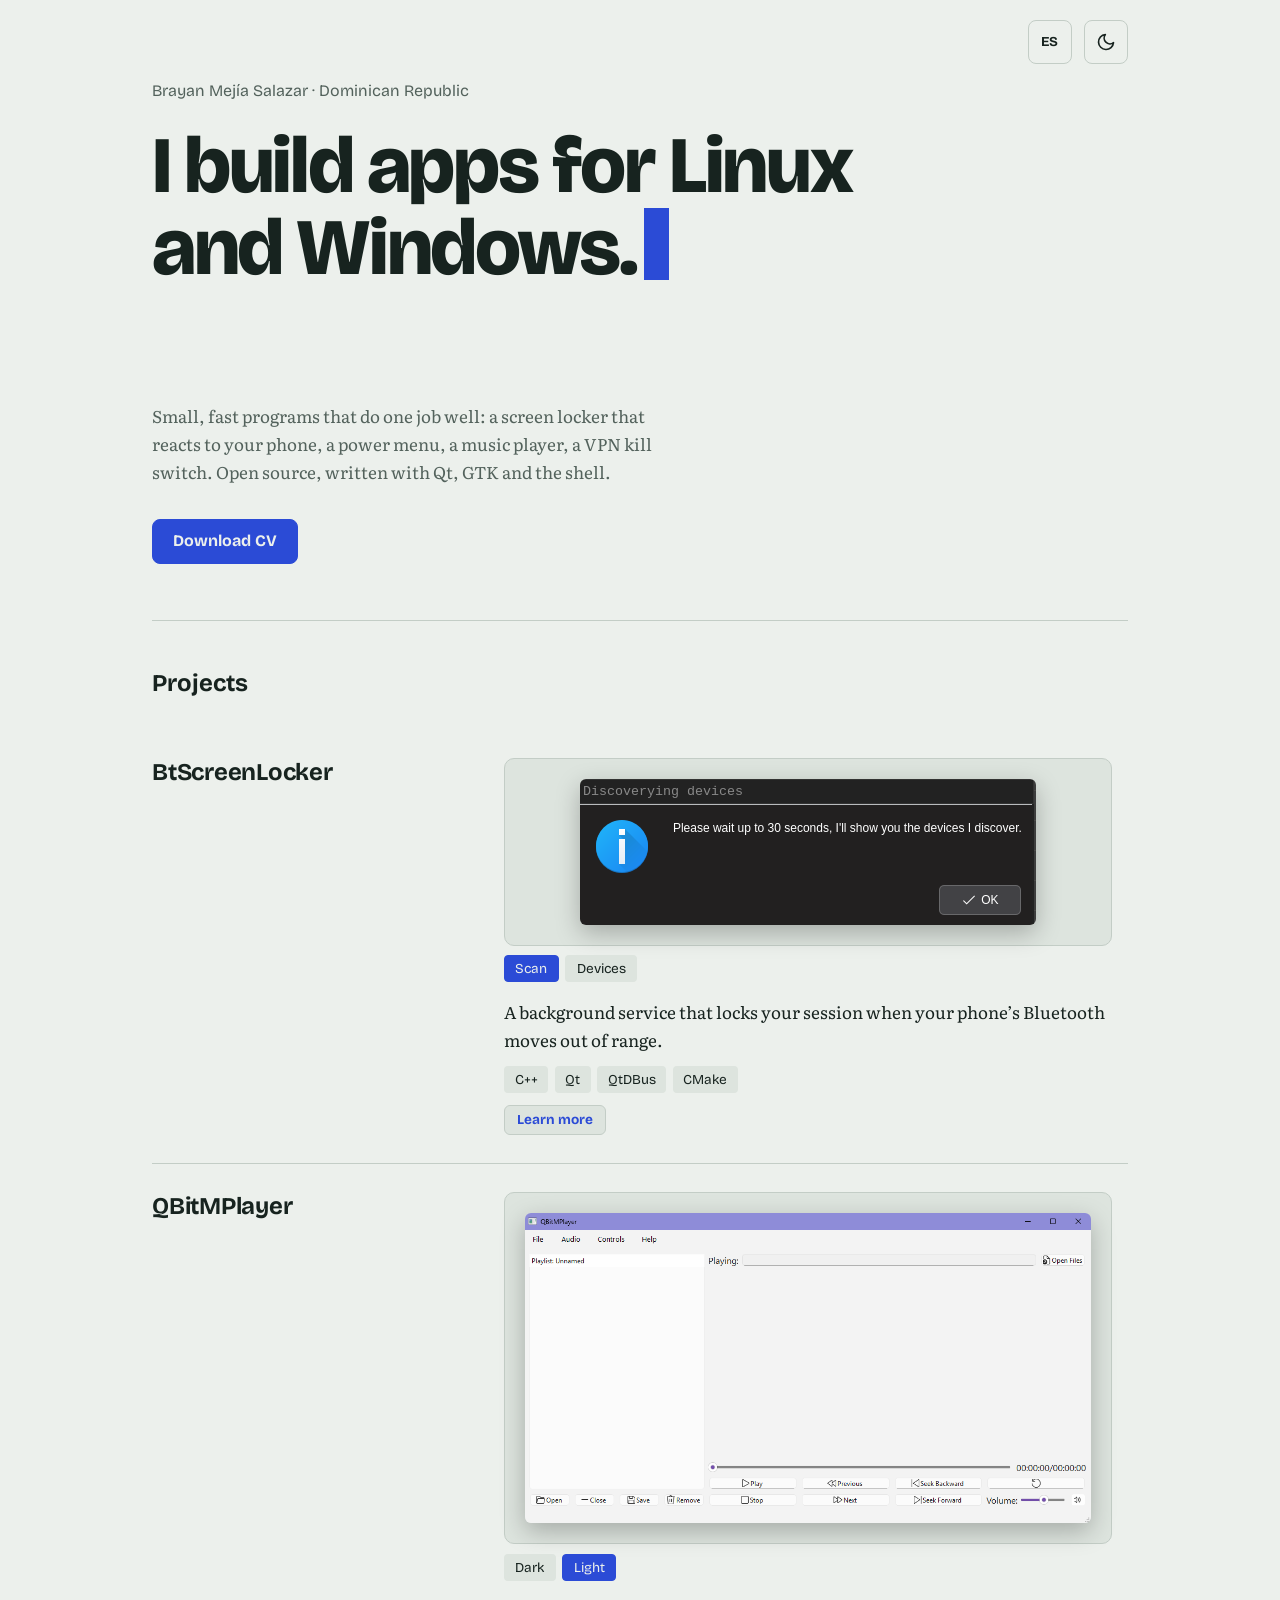
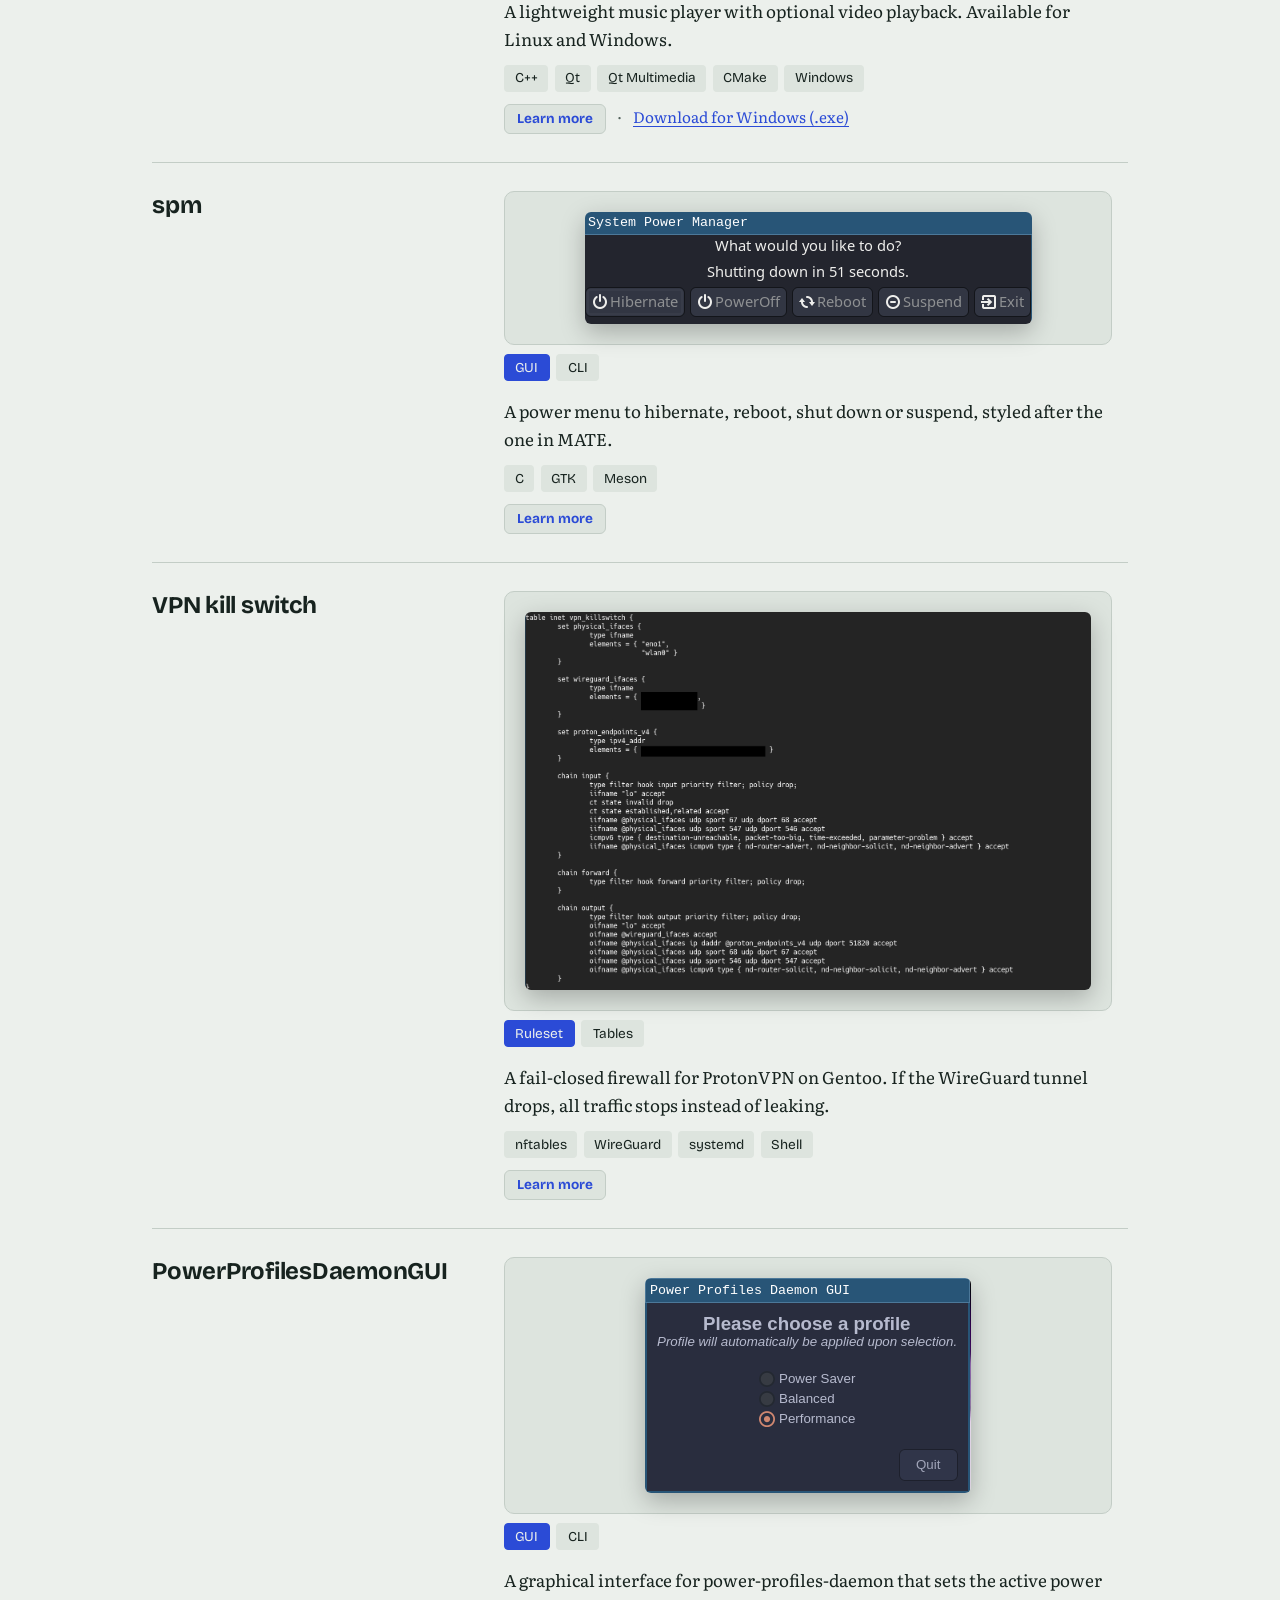
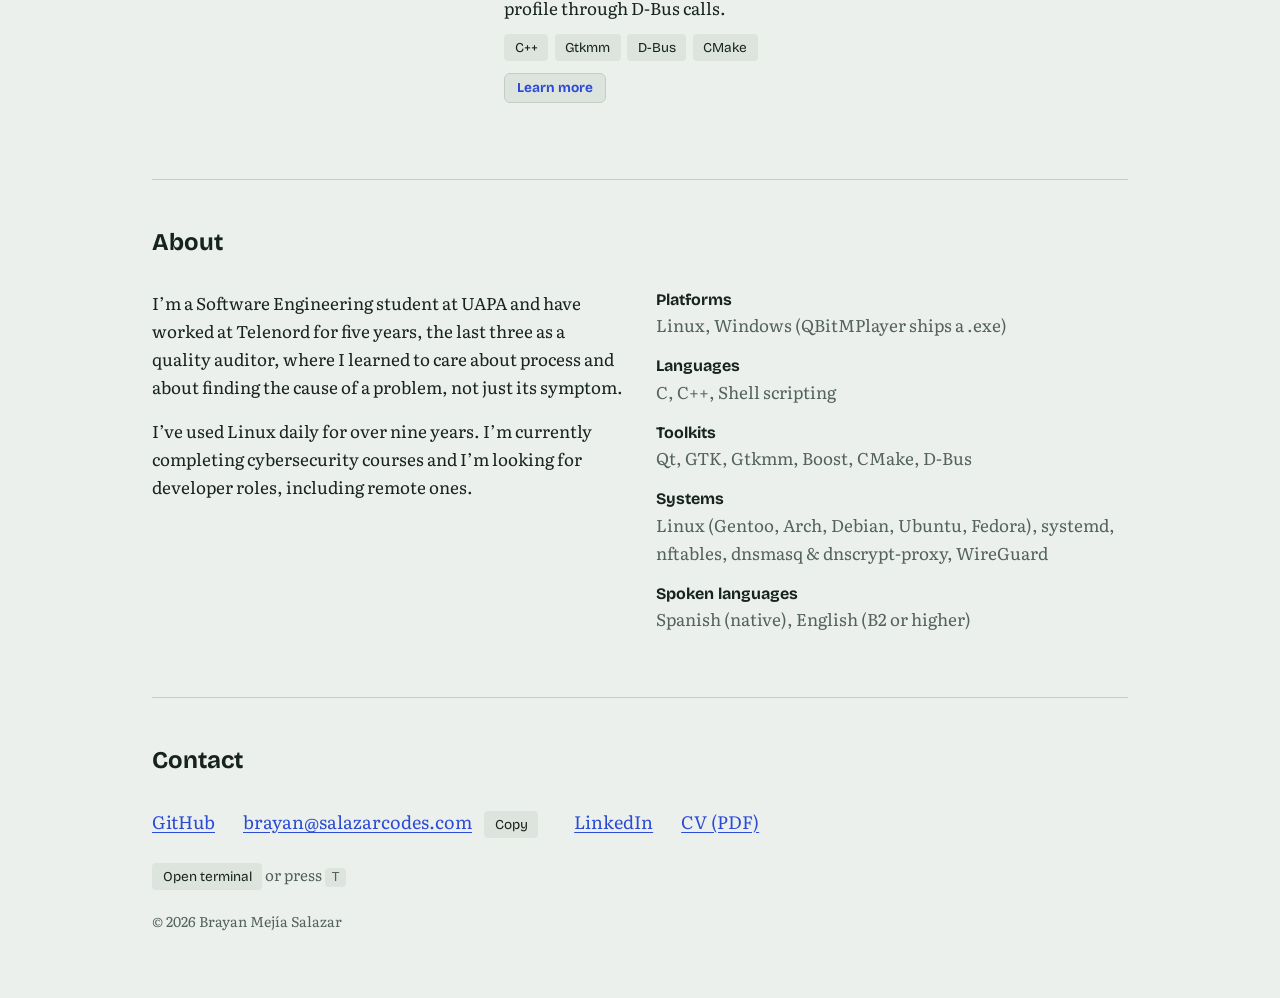
<file: index.html>
<!DOCTYPE html>
<html lang="en">
    <head>
        <meta charset="utf-8">
        <meta name="viewport" content="width=device-width, initial-scale=1">
        <title data-i18n="title">Brayan Mejía Salazar · Software developer</title>
        <link rel="canonical" href="https://salazarcodes.com/">
        <meta property="og:type" content="website">
        <meta property="og:title" content="Brayan Mejía Salazar · Software developer">
        <meta property="og:description" content="Cross-platform desktop apps and Linux system utilities in C and C++.">
        <meta property="og:url" content="https://salazarcodes.com/">
        <meta property="og:image" content="https://salazarcodes.com/imgs/og.png">
        <meta property="og:image:alt" content="Brayan Mejía Salazar, software developer. I build apps for Linux and Windows.">
        <meta name="twitter:card" content="summary_large_image">
        <meta name="description" content="Cross-platform desktop apps and Linux system utilities in C and C++. Projects by Brayan Mejía Salazar.">
        <link rel="icon" href="data:image/svg+xml,<svg xmlns=%22http://www.w3.org/2000/svg%22 viewBox=%220 0 100 100%22><text y=%22.9em%22 font-size=%2290%22>🐧</text></svg>">
        <link rel="preconnect" href="https://fonts.googleapis.com">
        <link rel="preconnect" href="https://fonts.gstatic.com" crossorigin>
        <script>
            try {
                var t = localStorage.getItem('theme');
                if (t === 'light' || t === 'dark') document.documentElement.dataset.theme = t;
            } catch (e) {}
        </script>
        <link rel="stylesheet" href="./styles/index.css">
        <link rel="stylesheet" href="./styles/terminal.css">
        <link href="https://fonts.googleapis.com/css2?family=Bricolage+Grotesque:opsz,wght@12..96,400;12..96,700;12..96,800&family=Literata:opsz,wght@7..72,400;7..72,600&display=swap" rel="stylesheet">
    </head>
    <body>
        <div class="wrap">

            <header>
                <button id="lang-toggle" class="theme-toggle lang-toggle" type="button" aria-label="Switch to Spanish">ES</button>
                <button id="theme-toggle" class="theme-toggle" type="button" aria-label="Dark mode" aria-pressed="false" data-i18n-attr="aria-label:darkMode">
                    <svg class="moon" viewBox="0 0 24 24" width="20" height="20" fill="none" stroke="currentColor" stroke-width="2" stroke-linecap="round" stroke-linejoin="round" aria-hidden="true"><path d="M21 12.8A9 9 0 1 1 11.2 3a7 7 0 0 0 9.8 9.8z"/></svg>
                    <svg class="sun" viewBox="0 0 24 24" width="20" height="20" fill="none" stroke="currentColor" stroke-width="2" stroke-linecap="round" stroke-linejoin="round" aria-hidden="true"><circle cx="12" cy="12" r="4"/><path d="M12 2v2M12 20v2M4.9 4.9l1.4 1.4M17.7 17.7l1.4 1.4M2 12h2M20 12h2M4.9 19.1l1.4-1.4M17.7 6.3l1.4-1.4"/></svg>
                </button>
                <p class="name" data-i18n="name">Brayan Mejía Salazar · Dominican Republic</p>
                <h1 aria-label="I build apps for Linux and Windows."><span id="typed" aria-hidden="true">I build apps for Linux and Windows.</span><span class="cursor" aria-hidden="true"></span></h1>
                <p class="lede" data-i18n="lede">Small, fast programs that do one job well: a screen locker that reacts to your phone, a power menu, a music player, a VPN kill switch. Open source, written with Qt, GTK and the shell.</p>
                <p class="actions"><a class="btn" href="./files/Resume.pdf" download data-goatcounter-click="cv-download-en" data-goatcounter-title="CV download" data-i18n="downloadCv" data-i18n-attr="href:cvFile;download:cvName;data-goatcounter-click:cvEvent">Download CV</a></p>
            </header>

            <section id="projects">
                <div class="section-head">
                    <h2 data-i18n="projects">Projects</h2>
                    <p class="filter-status" id="filter-status" hidden>
                        <span id="filter-text" role="status"></span>
                        <button type="button" id="filter-clear" data-i18n="clear">Clear</button>
                    </p>
                </div>

                <article class="project">
                    <h3><a href="https://github.com/brookiestein/BtScreenLocker" target="_blank" rel="noopener" data-goatcounter-click="project-btscreenlocker">BtScreenLocker</a></h3>
                    <div>
                        <div class="gallery">
                            <figure class="shot" data-label-key="tabScan">
                                <img src="./imgs/btscreenlocker-scan.png" alt="BtScreenLocker dialog showing a 30-second Bluetooth device discovery message." loading="lazy" data-i18n-attr="alt:shotBtScan">
                            </figure>
                            <figure class="shot" data-label-key="tabDevices">
                                <img src="./imgs/btscreenlocker-devices.png" alt="BtScreenLocker window listing discovered Bluetooth devices with name, MAC address, signal strength and an Add button." loading="lazy" data-i18n-attr="alt:shotBtDevices">
                            </figure>
                        </div>
                        <p data-i18n="btScreenLocker">A background service that locks your session when your phone’s Bluetooth moves out of range.</p>
                        <ul class="tags"><li>C++</li><li>Qt</li><li>QtDBus</li><li>CMake</li></ul>
                        <p class="links"><button type="button" class="more-btn" data-project="btscreenlocker" data-i18n="learnMore">Learn more</button></p>
                    </div>
                </article>

                <article class="project">
                    <h3><a href="https://github.com/brookiestein/QBitMPlayer" target="_blank" rel="noopener" data-goatcounter-click="project-qbitmplayer">QBitMPlayer</a></h3>
                    <div>
                        <div class="gallery">
                            <figure class="shot" data-label-key="tabDark" data-theme="dark">
                                <img src="./imgs/qbitmplayer-windows-dark.png" alt="QBitMPlayer on Windows in dark mode showing the playlist panel and playback controls." loading="lazy" data-i18n-attr="alt:shotQbitDark">
                            </figure>
                            <figure class="shot" data-label-key="tabLight" data-theme="light">
                                <img src="./imgs/qbitmplayer-windows-light.png" alt="QBitMPlayer on Windows in light mode showing the playlist panel and playback controls." loading="lazy" data-i18n-attr="alt:shotQbitLight">
                            </figure>
                        </div>
                        <p data-i18n="qbit">A lightweight music player with optional video playback. Available for Linux and Windows.</p>
                        <ul class="tags"><li>C++</li><li>Qt</li><li>Qt Multimedia</li><li>CMake</li><li>Windows</li></ul>
                        <p class="links">
                            <button type="button" class="more-btn" data-project="qbitmplayer" data-i18n="learnMore">Learn more</button>
                            <span class="sep" aria-hidden="true">·</span>
                            <a href="https://github.com/brookiestein/QBitMPlayer/releases/latest" target="_blank" rel="noopener" data-goatcounter-click="download-qbitmplayer-windows" data-i18n="downloadWin">Download for Windows (.exe)</a>
                        </p>
                    </div>
                </article>

                <article class="project">
                    <h3><a href="https://github.com/brookiestein/spm" target="_blank" rel="noopener" data-goatcounter-click="project-spm">spm</a></h3>
                    <div>
                        <div class="gallery">
                            <figure class="shot" data-label-key="tabGui">
                                <img src="./imgs/spm.png" alt="spm window with the buttons Hibernate, PowerOff, Reboot, Suspend and Exit, and a shutdown countdown." width="447" height="112" loading="lazy" data-i18n-attr="alt:shotSpm">
                            </figure>
                            <figure class="shot" data-label-key="tabCli">
                                <img src="./imgs/spm-cli.png" alt="Terminal output of spm --help listing command-line flags and default options." loading="lazy" data-i18n-attr="alt:shotSpmCli">
                            </figure>
                        </div>
                        <p data-i18n="spm">A power menu to hibernate, reboot, shut down or suspend, styled after the one in MATE.</p>
                        <ul class="tags"><li>C</li><li>GTK</li><li>Meson</li></ul>
                        <p class="links"><button type="button" class="more-btn" data-project="spm" data-i18n="learnMore">Learn more</button></p>
                    </div>
                </article>

                <article class="project">
                    <h3><a href="https://github.com/brookiestein/dotfiles/blob/main/etc/nftables.conf" target="_blank" rel="noopener" data-goatcounter-click="project-vpn-kill-switch">VPN kill switch</a></h3>
                    <div>
                        <div class="gallery">
                            <figure class="shot" data-label-key="tabRuleset">
                                <img src="./imgs/killswitch-ruleset.png" alt="nftables ruleset for table inet vpn_killswitch with default drop policies and WireGuard sets." loading="lazy" data-i18n-attr="alt:shotKillSwitchRules">
                            </figure>
                            <figure class="shot" data-label-key="tabTables">
                                <img src="./imgs/killswitch-tables.png" alt="Terminal output of nft list tables showing active vpn_killswitch and connlog tables." loading="lazy" data-i18n-attr="alt:shotKillSwitchTables">
                            </figure>
                        </div>
                        <p data-i18n="killSwitch">A fail-closed firewall for ProtonVPN on Gentoo. If the WireGuard tunnel drops, all traffic stops instead of leaking.</p>
                        <ul class="tags"><li>nftables</li><li>WireGuard</li><li>systemd</li><li>Shell</li></ul>
                        <p class="links"><button type="button" class="more-btn" data-project="vpn-kill-switch" data-i18n="learnMore">Learn more</button></p>
                    </div>
                </article>

                <article class="project">
                    <h3><a href="https://github.com/brookiestein/PowerProfilesDaemonGUI" target="_blank" rel="noopener" data-goatcounter-click="project-powerprofilesdaemongui">PowerProfilesDaemonGUI</a></h3>
                    <div>
                        <div class="gallery">
                            <figure class="shot" data-label-key="tabGui">
                                <img src="./imgs/ppdgui.png" alt="PowerProfilesDaemonGUI window with radio buttons for Power Saver, Balanced, and Performance selected." loading="lazy" data-i18n-attr="alt:shotPpdGui">
                            </figure>
                            <figure class="shot" data-label-key="tabCli">
                                <img src="./imgs/ppdcli.png" alt="Terminal output of powerprofilesgui --help and -a alongside a desktop notification showing Active profile: performance." loading="lazy" data-i18n-attr="alt:shotPpdCli">
                            </figure>
                        </div>
                        <p data-i18n="ppd">A graphical interface for power-profiles-daemon that sets the active power profile through D-Bus calls.</p>
                        <ul class="tags"><li>C++</li><li>Gtkmm</li><li>D-Bus</li><li>CMake</li></ul>
                        <p class="links"><button type="button" class="more-btn" data-project="powerprofilesdaemongui" data-i18n="learnMore">Learn more</button></p>
                    </div>
                </article>
            </section>

            <section id="about">
                <h2 data-i18n="about">About</h2>
                <div class="cols">
                    <div>
                        <p data-i18n="about1">I’m a Software Engineering student at UAPA and have worked at Telenord for five years, the last three as a quality auditor, where I learned to care about process and about finding the cause of a problem, not just its symptom.</p>
                        <p data-i18n="about2">I’ve used Linux daily for over nine years. I’m currently completing cybersecurity courses and I’m looking for developer roles, including remote ones.</p>
                    </div>
                    <dl>
                        <dt data-i18n="platformsDt">Platforms</dt>
                        <dd data-i18n="platformsDd">Linux, Windows (QBitMPlayer ships a .exe)</dd>
                        <dt data-i18n="languagesDt">Languages</dt>
                        <dd>C, C++, Shell scripting</dd>
                        <dt data-i18n="toolkitsDt">Toolkits</dt>
                        <dd>Qt, GTK, Gtkmm, Boost, CMake, D-Bus</dd>
                        <dt data-i18n="systemsDt">Systems</dt>
                        <dd data-i18n="systemsDd">Linux (Gentoo, Arch, Debian, Ubuntu, Fedora), systemd, nftables, dnsmasq &amp; dnscrypt-proxy, WireGuard</dd>
                        <dt data-i18n="spokenDt">Spoken languages</dt>
                        <dd data-i18n="spokenDd">Spanish (native), English (B2 or higher)</dd>
                    </dl>
                </div>
            </section>

            <footer id="contact">
                <h2 data-i18n="contact">Contact</h2>
                <ul>
                    <li><a href="https://github.com/brookiestein" target="_blank" rel="noopener" data-goatcounter-click="contact-github">GitHub</a></li>
                    <li>
                        <a href="mailto:brayan@salazarcodes.com" data-goatcounter-click="contact-email">brayan@salazarcodes.com</a>
                        <button type="button" class="copy" id="copy-email" data-goatcounter-click="copy-email" data-email="brayan@salazarcodes.com" data-i18n="copy">Copy</button>
                        <span class="copy-status" id="copy-status" role="status"></span>
                    </li>
                    <li><a href="https://www.linkedin.com/in/salazarhpp/" target="_blank" rel="noopener" data-goatcounter-click="contact-linkedin">LinkedIn</a></li>
                    <li><a href="./files/Resume.pdf" download data-goatcounter-click="cv-download-en" data-goatcounter-title="CV download" data-i18n-attr="href:cvFile;download:cvName;data-goatcounter-click:cvEvent">CV (PDF)</a></li>
                </ul>
                <p class="hint"><button type="button" id="term-open" class="copy" data-i18n="openTerminal">Open terminal</button> <span data-i18n="orPress">or press</span> <kbd>T</kbd></p>
                <small>© 2026 Brayan Mejía Salazar</small>
            </footer>

        </div>

        <dialog id="term" class="term" aria-label="Terminal">
            <div class="term-bar">
                <span>brayan@portfolio: ~</span>
                <button type="button" id="term-close" aria-label="Close terminal" data-i18n-attr="aria-label:closeTerminal">&times;</button>
            </div>
            <div class="term-out" id="term-out" role="log" aria-live="polite"></div>
            <form class="term-line" id="term-form" autocomplete="off">
                <label for="term-in">$</label>
                <input id="term-in" type="text" spellcheck="false" autocapitalize="off" autocomplete="off" autocorrect="off" enterkeyhint="go">
            </form>
        </dialog>

        <dialog id="project-modal" class="modal" aria-labelledby="pm-title">
            <div class="modal-bar">
                <span id="pm-label" data-i18n="projectDetails">Project overview</span>
                <button type="button" id="pm-close" aria-label="Close" data-i18n-attr="aria-label:closeModal">&times;</button>
            </div>
            <div class="modal-body" id="pm-body">
                <div class="modal-head">
                    <h3 id="pm-title"></h3>
                    <ul class="tags" id="pm-tags"></ul>
                </div>
                <div class="modal-sections" id="pm-sections"></div>
            </div>
            <div class="modal-foot">
                <a class="btn modal-repo" id="pm-repo" href="#" target="_blank" rel="noopener" data-i18n="viewSource">View source on GitHub</a>
            </div>
        </dialog>

        <div id="tip" class="tip" role="tooltip" hidden></div>

        <script src="./scripts/i18n.js" defer></script>
        <script src="./scripts/type.js" defer></script>
        <script src="./scripts/grep.js" defer></script>
        <script src="./scripts/gallery.js" defer></script>
        <script src="./scripts/theme.js" defer></script>
        <script src="./scripts/tooltip.js" defer></script>
        <script src="./scripts/copy-email.js" defer></script>
        <script src="./scripts/terminal.js" defer></script>
        <script src="./scripts/project-modal.js" defer></script>
        <script data-goatcounter="https://salazarcodes.goatcounter.com/count" async src="https://gc.zgo.at/count.js"></script>
    </body>
</html>
</file>
<file: styles/index.css>
:root {
    --bg: #ecf0ec;
    --ink: #17231f;
    --muted: #53625c;
    --line: #c3cdc6;
    --accent: #2b4bd6;
    --chip: #dde4de;
    color-scheme: light;
}
@media (prefers-color-scheme: dark) {
    :root:not([data-theme="light"]) {
        --bg: #121715;
        --ink: #e6ece8;
        --muted: #9aa8a1;
        --line: #2c3833;
        --accent: #8fa3ff;
        --chip: #1d2723;
        color-scheme: dark;
    }
}
:root[data-theme="dark"] {
    --bg: #121715;
    --ink: #e6ece8;
    --muted: #9aa8a1;
    --line: #2c3833;
    --accent: #8fa3ff;
    --chip: #1d2723;
    color-scheme: dark;
}

* { box-sizing: border-box; }
html { scroll-behavior: smooth; }
body {
    margin: 0;
    background: var(--bg);
    color: var(--ink);
    font: 400 1.0625rem/1.65 "Literata", Georgia, serif;
    transition: background-color .2s, color .2s;
}
a { color: var(--accent); text-underline-offset: 3px; }
a:focus-visible { outline: 3px solid var(--accent); outline-offset: 3px; border-radius: 2px; }
.wrap { max-width: 64rem; margin: 0 auto; padding: 0 1.5rem; }

/* Hero */
header { position: relative; padding: 5rem 0 3.5rem; }
.theme-toggle {
    position: absolute;
    top: 1.25rem;
    right: 0;
    display: grid;
    place-items: center;
    width: 2.75rem;
    height: 2.75rem;
    padding: 0;
    background: transparent;
    color: var(--ink);
    border: 1px solid var(--line);
    border-radius: 8px;
    cursor: pointer;
}
.theme-toggle:hover { border-color: var(--accent); color: var(--accent); }
.theme-toggle:focus-visible { outline: 3px solid var(--accent); outline-offset: 3px; }
.theme-toggle .sun { display: none; }
.theme-toggle[aria-pressed="true"] .sun { display: block; }
.theme-toggle[aria-pressed="true"] .moon { display: none; }

.lang-toggle {
    right: 3.5rem;
    font: 700 .85rem/1 "Bricolage Grotesque", system-ui, sans-serif;
    letter-spacing: .02em;
}

.name { font: 400 1rem/1.4 "Bricolage Grotesque", system-ui, sans-serif; color: var(--muted); margin: 0 0 1.5rem; }
h1 {
    font: 800 clamp(2.4rem, 7.5vw, 5rem)/1.02 "Bricolage Grotesque", system-ui, sans-serif;
    letter-spacing: -0.03em;
    margin: 0;
    max-width: 16ch;
    min-height: 3.1em;
}
.lede { max-width: 34rem; margin: 1.75rem 0 0; color: var(--muted); }
.cursor {
    display: inline-block; width: .5ch; height: .9em; margin-left: .1em;
    background: var(--accent); vertical-align: -0.08em;
    animation: blink 1.1s steps(1) infinite;
}
.cursor.busy { animation: none; }
@keyframes blink { 50% { opacity: 0; } }

.actions { margin: 2rem 0 0; }
.btn {
    display: inline-block;
    font: 700 1rem/1 "Bricolage Grotesque", system-ui, sans-serif;
    padding: .85rem 1.25rem;
    border: 1px solid var(--accent);
    border-radius: 8px;
    background: var(--accent);
    color: var(--bg);
    text-decoration: none;
    transition: background-color .15s, color .15s;
}
.btn:hover { background: transparent; color: var(--accent); }
.btn:focus-visible { outline: 3px solid var(--accent); outline-offset: 3px; }

/* Sections */
section { padding: 3rem 0; border-top: 1px solid var(--line); }
h2 { font: 700 1.5rem/1.2 "Bricolage Grotesque", system-ui, sans-serif; margin: 0 0 2rem; }
.section-head {
    display: flex; flex-wrap: wrap; align-items: baseline;
    justify-content: space-between; gap: .25rem 1rem; margin-bottom: 2rem;
}
.section-head h2 { margin: 0; }
.filter-status { margin: 0; font-size: .95rem; color: var(--muted); }
.filter-status button {
    font: inherit; color: var(--accent); background: none; border: 0;
    padding: 0; margin-left: .5rem; cursor: pointer;
    text-decoration: underline; text-underline-offset: 3px;
}

/* Projects */
.project {
    display: grid;
    grid-template-columns: 1fr;
    gap: .5rem 2rem;
    padding: 1.75rem 0;
    border-bottom: 1px solid var(--line);
    animation: rise .6s ease backwards;
    transition: opacity .25s;
}
.project.dim { opacity: .3; }
.project:last-child { border-bottom: none; }
.project:nth-child(2) { animation-delay: .08s; }
.project:nth-child(3) { animation-delay: .16s; }
.project:nth-child(4) { animation-delay: .24s; }
.project:nth-child(5) { animation-delay: .32s; }
.project:nth-child(6) { animation-delay: .40s; }
@keyframes rise { from { opacity: 0; transform: translateY(14px); } to { opacity: 1; transform: none; } }
.project h3 { font: 700 1.5rem/1.2 "Bricolage Grotesque", system-ui, sans-serif; margin: 0; letter-spacing: -0.01em; }
.project h3 a { color: var(--ink); text-decoration: none; }
.project h3 a:hover { color: var(--accent); text-decoration: underline; }
.project p { margin: 0 0 .75rem; max-width: 38rem; }
.project .links { margin: .75rem 0 0; font-size: .95rem; }

.tags { display: flex; flex-wrap: wrap; gap: .4rem; margin: 0; padding: 0; list-style: none; }
.tags li, .tags button {
    font: 400 .85rem/1 "Bricolage Grotesque", system-ui, sans-serif;
    background: var(--chip); padding: .35rem .6rem; border-radius: 4px;
}
.tags.interactive li { padding: 0; background: none; }
.tags button {
    color: inherit; border: 1px solid transparent; cursor: pointer;
    transition: border-color .15s, background-color .15s, color .15s;
}
.tags button:hover { border-color: var(--accent); }
.tags button:focus-visible { outline: 3px solid var(--accent); outline-offset: 2px; }
.tags button[aria-pressed="true"] {
    background: var(--accent); color: var(--bg); border-color: var(--accent);
}

/* Gallery & lightbox */
.shot {
    margin: 0 0 1rem;
    max-width: 38rem;
    display: grid;
    place-items: center;
    padding: 2rem 1.25rem;
    background: var(--chip);
    border: 1px solid var(--line);
    border-radius: 10px;
}
.shot img,
.shot video {
    display: block;
    max-width: 100%;
    max-height: 100%;
    width: auto;
    height: auto;
    border-radius: 6px;
    box-shadow: 0 8px 24px rgb(0 0 0 / .25);
}
.shot .zoom {
    display: block;
    max-width: 100%;
    padding: 0;
    background: none;
    border: 0;
    border-radius: 6px;
    cursor: zoom-in;
}

.gallery { margin: 0 0 1rem; max-width: 38rem; }
.gallery .shot { margin: 0; padding: 1.25rem; }
.gallery.ready .shot:not(.active) { display: none; }
.gallery .tabs {
    display: flex;
    flex-wrap: wrap;
    gap: .4rem;
    margin-top: .6rem;
}
.gallery .tab {
    font: 400 .85rem/1 "Bricolage Grotesque", system-ui, sans-serif;
    color: var(--ink);
    background: var(--chip);
    border: 1px solid transparent;
    border-radius: 4px;
    padding: .35rem .65rem;
    cursor: pointer;
}
.gallery .tab:hover { border-color: var(--accent); }
.gallery .tab[aria-selected="true"] {
    background: var(--accent);
    color: var(--bg);
    border-color: var(--accent);
}
.gallery .tab:focus-visible,
.shot .zoom:focus-visible {
    outline: 3px solid var(--accent);
    outline-offset: 2px;
}

.lightbox {
    max-width: min(92vw, 72rem);
    max-height: 90vh;
    padding: 0;
    border: 1px solid var(--line);
    border-radius: 10px;
    background: var(--bg);
    overflow: hidden;
}
.lightbox[open] { display: grid; place-items: center; }
.lightbox::backdrop { background: rgb(0 0 0 / .75); }
.lightbox img {
    display: block;
    max-width: min(92vw, 72rem);
    max-height: 90vh;
    width: auto;
    height: auto;
}
.lightbox .close {
    position: fixed;
    top: 1rem;
    right: 1rem;
    width: 2.5rem;
    height: 2.5rem;
    padding: 0;
    font-size: 1.5rem;
    line-height: 1;
    color: var(--ink);
    background: var(--bg);
    border: 1px solid var(--line);
    border-radius: 8px;
    cursor: pointer;
}
.lightbox .close:hover { border-color: var(--accent); color: var(--accent); }
.lightbox .close:focus-visible { outline: 3px solid var(--accent); outline-offset: 2px; }

/* Tooltip */
.tip {
    position: fixed;
    z-index: 10;
    max-width: 16rem;
    padding: .55rem .75rem;
    border-radius: 6px;
    background: var(--ink);
    color: var(--bg);
    font: 400 .85rem/1.4 "Literata", Georgia, serif;
    pointer-events: none;
}

/* About / skills */
.cols { display: grid; gap: 2rem; }
.cols p { margin: 0 0 1rem; max-width: 34rem; }
dl { margin: 0; }
dt { font: 700 1rem/1.4 "Bricolage Grotesque", system-ui, sans-serif; }
dd { margin: 0 0 1rem; color: var(--muted); }

/* Footer */
footer { padding: 3rem 0 4rem; border-top: 1px solid var(--line); }
footer ul { list-style: none; padding: 0; margin: 0 0 1.5rem; display: flex; flex-wrap: wrap; gap: .5rem 1.75rem; font-size: 1.125rem; }
footer small { color: var(--muted); }

.copy {
    font: 400 .85rem/1 "Bricolage Grotesque", system-ui, sans-serif;
    color: var(--ink);
    background: var(--chip);
    border: 1px solid transparent;
    border-radius: 4px;
    padding: .35rem .6rem;
    margin-left: .5rem;
    cursor: pointer;
}
.copy:hover { border-color: var(--accent); }
.copy:focus-visible { outline: 3px solid var(--accent); outline-offset: 2px; }
.copy-status { margin-left: .5rem; font-size: .9rem; color: var(--muted); }

/* Responsive & motion */
@media (min-width: 48rem) {
    .cols { grid-template-columns: 1fr 1fr; }
}
@media (min-width: 56rem) {
    .project { grid-template-columns: 20rem 1fr; }
}
@media (max-width: 40rem) {
    h1 { min-height: 4.2em; }
}
@media (prefers-reduced-motion: reduce) {
    html { scroll-behavior: auto; }
    body, .project, .tags button { transition: none; }
    .project, .cursor { animation: none; }
}

/* Project details modal */
body:has(dialog[open]) { overflow: hidden; }

.more-btn {
    font: 700 .85rem/1 "Bricolage Grotesque", system-ui, sans-serif;
    color: var(--accent);
    background: var(--chip);
    border: 1px solid var(--line);
    border-radius: 6px;
    padding: .45rem .75rem;
    cursor: pointer;
    transition: border-color .15s, background-color .15s, color .15s;
}
.more-btn:hover {
    border-color: var(--accent);
    background: var(--accent);
    color: var(--bg);
}
.more-btn:focus-visible {
    outline: 3px solid var(--accent);
    outline-offset: 2px;
}

.project .links .sep {
    margin: 0 .5rem;
    color: var(--muted);
}

.modal {
    width: min(44rem, calc(100vw - 2rem));
    max-height: min(42rem, calc(100vh - 2rem));
    padding: 0;
    border: 1px solid var(--line);
    border-radius: 10px;
    background: var(--bg);
    color: var(--ink);
}
.modal[open] { display: flex; flex-direction: column; }
.modal::backdrop { background: rgb(0 0 0 / .55); }

.modal-bar {
    display: flex;
    align-items: center;
    justify-content: space-between;
    padding: .35rem .5rem .35rem 1.25rem;
    border-bottom: 1px solid var(--line);
    color: var(--muted);
    font: 400 .85rem/1 "Bricolage Grotesque", system-ui, sans-serif;
}
.modal-bar button {
    width: 2.25rem;
    height: 2.25rem;
    padding: 0;
    font-size: 1.4rem;
    line-height: 1;
    color: var(--muted);
    background: none;
    border: 0;
    border-radius: 6px;
    cursor: pointer;
}
.modal-bar button:hover { color: var(--ink); }
.modal-bar button:focus-visible { outline: 3px solid var(--accent); outline-offset: 2px; }

.modal-body {
    flex: 1;
    overflow: auto;
    padding: 1.35rem 1.5rem;
    font: 400 1rem/1.65 "Literata", Georgia, serif;
}

.modal-head {
    padding-bottom: 1rem;
    margin-bottom: 1.25rem;
    border-bottom: 1px solid var(--line);
}
.modal-head h3 {
    font: 800 1.65rem/1.15 "Bricolage Grotesque", system-ui, sans-serif;
    letter-spacing: -0.02em;
    margin: 0 0 .75rem;
}
.modal-head .tags li {
    font-family: ui-monospace, "JetBrains Mono", "Cascadia Code", Menlo, Consolas, monospace;
    font-size: .8rem;
}

.modal-section code {
    font: 400 .875em/1.4 ui-monospace, "JetBrains Mono", "Cascadia Code", Menlo, Consolas, monospace;
    background: var(--chip);
    border: 1px solid var(--line);
    border-radius: 4px;
    padding: .1em .35em;
}
.modal-sections {
    display: grid;
    gap: 1.2rem;
}
.modal-section {
    padding: 0;
    border-top: 0;
}
.modal-section h4 {
    font: 700 .9rem/1.3 "Bricolage Grotesque", system-ui, sans-serif;
    color: var(--accent);
    margin: 0 0 .35rem;
}
.modal-section p {
    margin: 0;
    color: var(--ink);
}

.modal-foot {
    display: flex;
    align-items: center;
    justify-content: flex-end;
    padding: .75rem 1.5rem;
    border-top: 1px solid var(--line);
}
.modal-repo {
    font-size: .9rem;
    padding: .65rem 1rem;
}

@media (prefers-reduced-motion: reduce) {
    .more-btn { transition: none; }
}
</file>
<file: styles/terminal.css>
.term {
    width: min(46rem, calc(100vw - 2rem));
    height: min(28rem, calc(100vh - 2rem));
    padding: 0;
    border: 1px solid var(--line);
    border-radius: 10px;
    background: var(--bg);
    color: var(--ink);
    font: 400 .92rem/1.55 ui-monospace, "JetBrains Mono", "Cascadia Code", Menlo, Consolas, monospace;
}
.term[open] { display: flex; flex-direction: column; }
.term::backdrop { background: rgb(0 0 0 / .55); }
body:has(.term[open]) { overflow: hidden; }

.term-bar {
    display: flex; align-items: center; justify-content: space-between;
    padding: .35rem .5rem .35rem 1rem;
    border-bottom: 1px solid var(--line);
    color: var(--muted); font-size: .85rem;
}
.term-bar button {
    width: 2.25rem; height: 2.25rem; padding: 0;
    font-size: 1.4rem; line-height: 1;
    color: var(--muted); background: none; border: 0; border-radius: 6px; cursor: pointer;
}
.term-bar button:hover { color: var(--ink); }
.term-bar button:focus-visible { outline: 3px solid var(--accent); outline-offset: 2px; }

.term-out {
    flex: 1; overflow: auto; padding: .9rem 1rem;
    white-space: pre-wrap; overflow-wrap: anywhere;
}
.term-out .echo { color: var(--muted); }

.term-line {
    display: flex; align-items: center; gap: .6rem;
    padding: .6rem 1rem; border-top: 1px solid var(--line);
}
.term-line:focus-within { box-shadow: inset 0 0 0 2px var(--accent); }
.term-line label { color: var(--accent); font-weight: 700; }
.term-line input {
    flex: 1; min-width: 0; padding: 0;
    font: inherit; font-size: 1rem;
    color: var(--ink); background: transparent; border: 0; outline: none;
}

.hint { margin: 0 0 1rem; color: var(--muted); font-size: .95rem; }
.hint .copy { margin-left: 0; }
kbd {
    font: 400 .85rem ui-monospace, Menlo, Consolas, monospace;
    background: var(--chip); padding: .1rem .4rem; border-radius: 4px;
}
</file>
